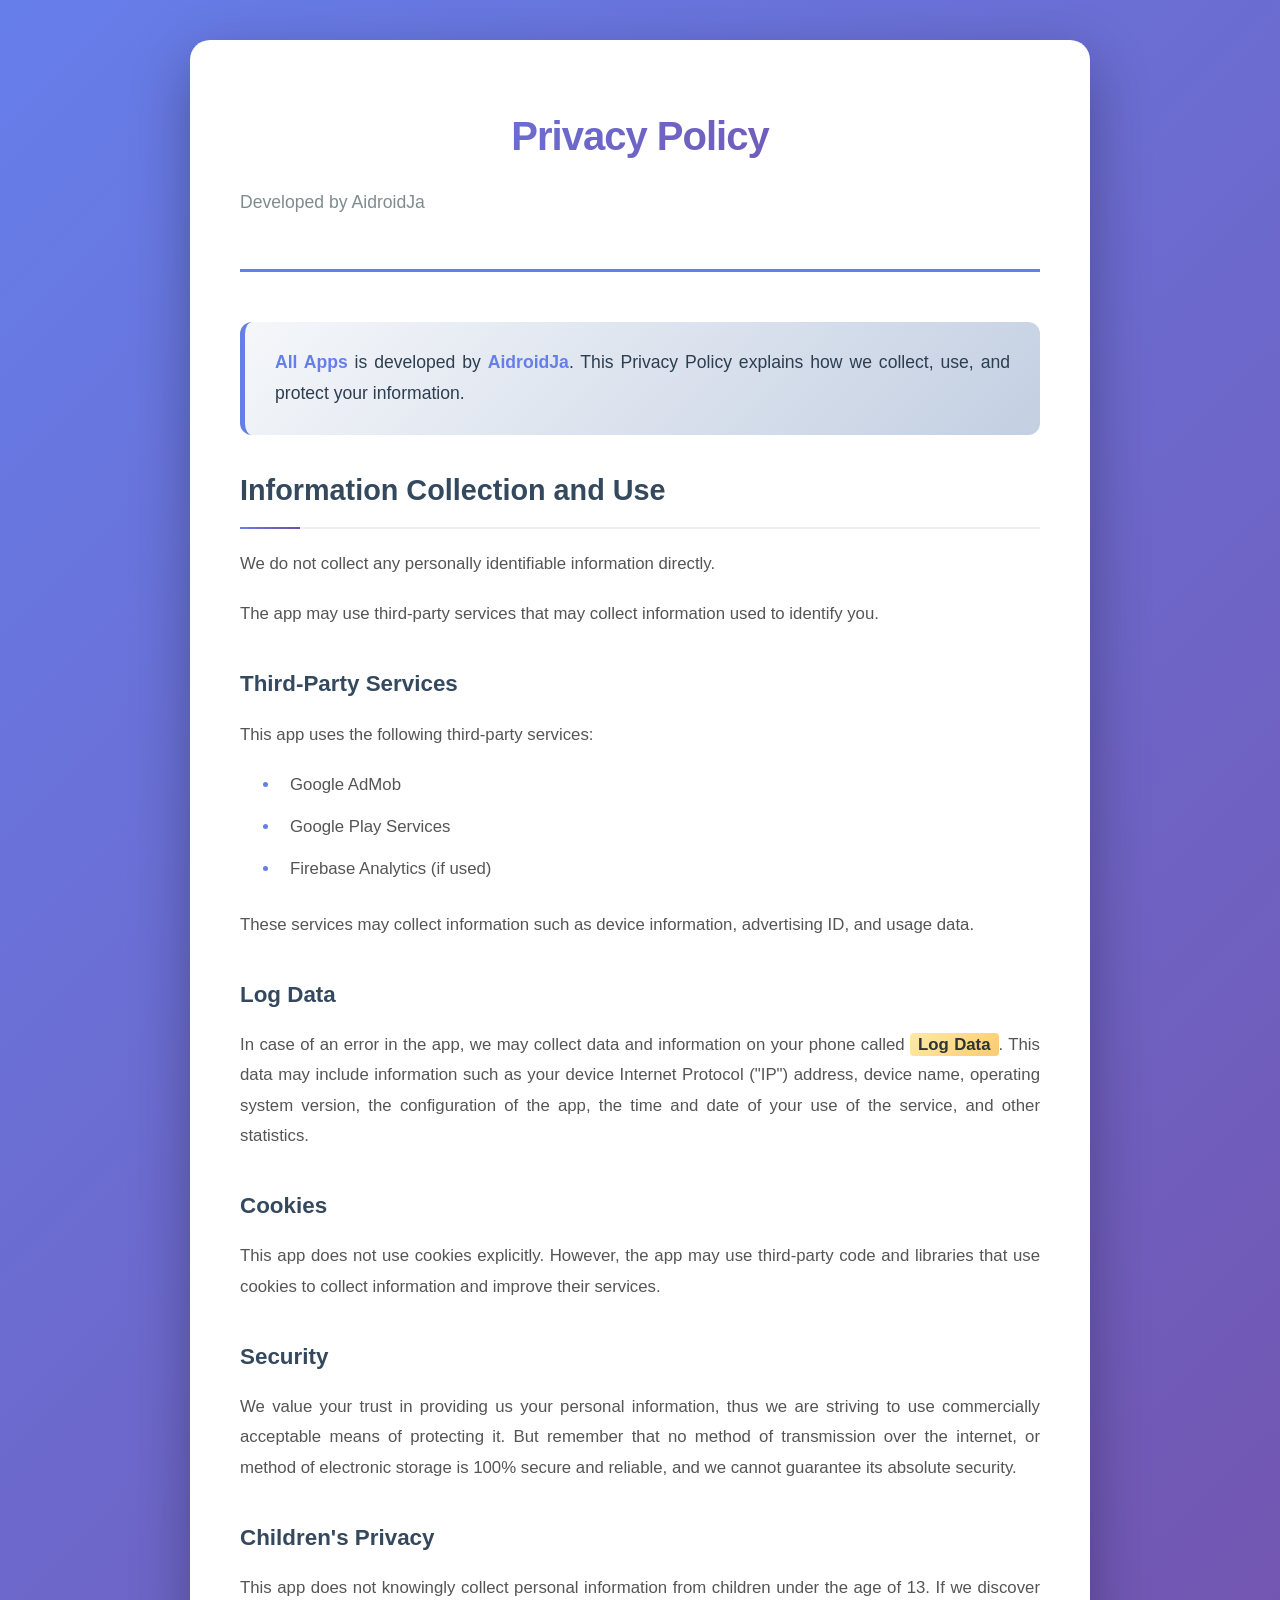
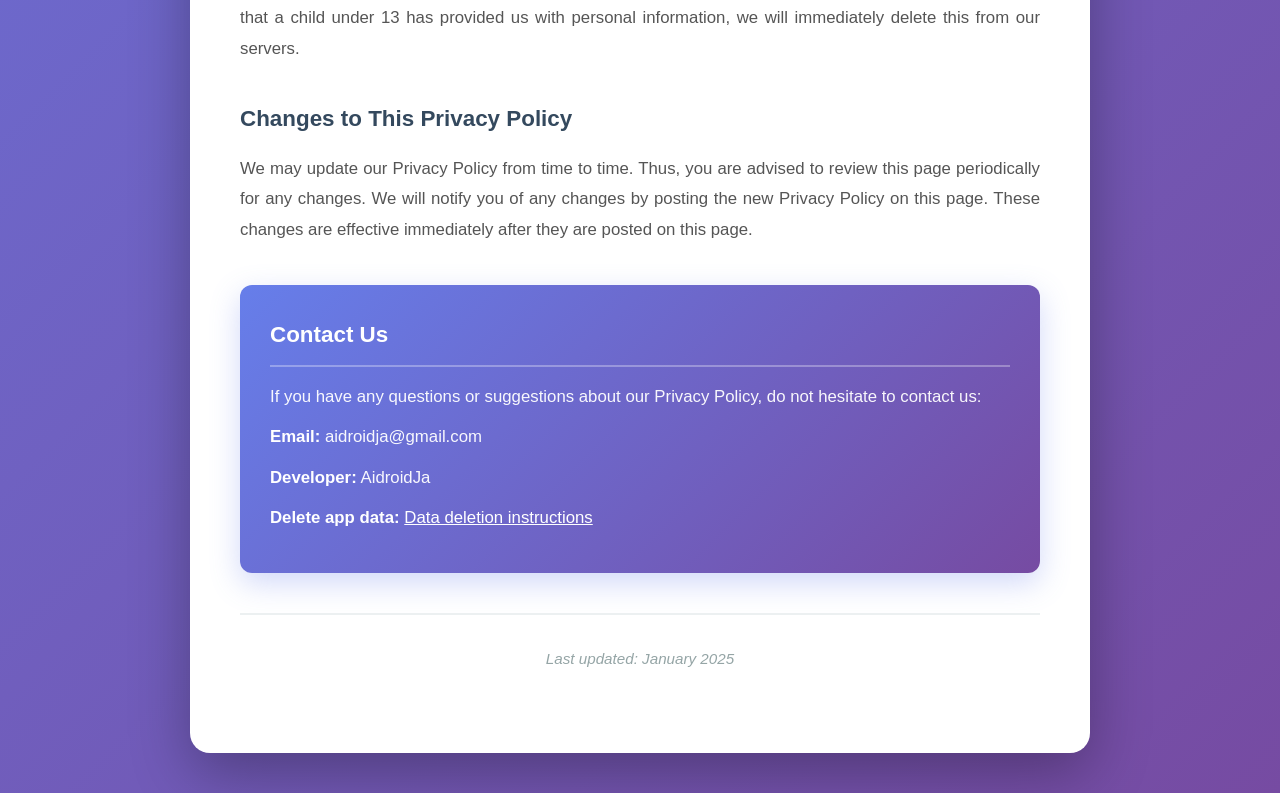
<file: index.html>
<!DOCTYPE html>
<html lang="en">

<head>
    <meta charset="UTF-8">
    <meta name="viewport" content="width=device-width, initial-scale=1.0">
    <title>Privacy Policy - AI Downloader</title>
    <style>
        * {
            margin: 0;
            padding: 0;
            box-sizing: border-box;
        }

        body {
            font-family: -apple-system, BlinkMacSystemFont, 'Segoe UI', Roboto, 'Helvetica Neue', Arial, sans-serif;
            line-height: 1.8;
            color: #2c3e50;
            background: linear-gradient(135deg, #667eea 0%, #764ba2 100%);
            min-height: 100vh;
            padding: 40px 20px;
        }

        .container {
            max-width: 900px;
            margin: 0 auto;
            background: white;
            padding: 60px 50px;
            border-radius: 20px;
            box-shadow: 0 20px 60px rgba(0, 0, 0, 0.3);
            animation: fadeIn 0.5s ease-in;
        }

        @keyframes fadeIn {
            from {
                opacity: 0;
                transform: translateY(20px);
            }

            to {
                opacity: 1;
                transform: translateY(0);
            }
        }

        .header {
            text-align: center;
            margin-bottom: 50px;
            padding-bottom: 30px;
            border-bottom: 3px solid #667eea;
        }

        .app-name {
            font-size: 2.5em;
            font-weight: 700;
            background: linear-gradient(135deg, #667eea 0%, #764ba2 100%);
            -webkit-background-clip: text;
            -webkit-text-fill-color: transparent;
            background-clip: text;
            margin-bottom: 15px;
            letter-spacing: -1px;
        }

        .developer-name {
            font-size: 1.1em;
            color: #7f8c8d;
            font-weight: 500;
        }

        h2 {
            color: #34495e;
            margin-top: 40px;
            margin-bottom: 20px;
            font-size: 1.8em;
            padding-bottom: 10px;
            border-bottom: 2px solid #ecf0f1;
            position: relative;
        }

        h2:first-of-type {
            margin-top: 0;
        }

        h2::after {
            content: '';
            position: absolute;
            bottom: -2px;
            left: 0;
            width: 60px;
            height: 2px;
            background: linear-gradient(135deg, #667eea 0%, #764ba2 100%);
        }

        h3 {
            color: #34495e;
            margin-top: 35px;
            margin-bottom: 15px;
            font-size: 1.4em;
            font-weight: 600;
        }

        p {
            margin-bottom: 20px;
            text-align: justify;
            color: #555;
            font-size: 1.05em;
        }

        .intro {
            background: linear-gradient(135deg, #f5f7fa 0%, #c3cfe2 100%);
            padding: 25px 30px;
            border-radius: 12px;
            margin-bottom: 30px;
            border-left: 5px solid #667eea;
        }

        .intro p {
            margin-bottom: 0;
            font-size: 1.1em;
            color: #2c3e50;
        }

        .intro strong {
            color: #667eea;
            font-weight: 600;
        }

        ul {
            margin-left: 30px;
            margin-bottom: 25px;
            padding-left: 10px;
        }

        li {
            margin-bottom: 12px;
            color: #555;
            font-size: 1.05em;
            position: relative;
            padding-left: 10px;
        }

        li::marker {
            color: #667eea;
            font-weight: bold;
        }

        .contact-section {
            background: linear-gradient(135deg, #667eea 0%, #764ba2 100%);
            color: white;
            padding: 30px;
            border-radius: 12px;
            margin-top: 40px;
            box-shadow: 0 10px 30px rgba(102, 126, 234, 0.3);
        }

        .contact-section h3 {
            color: white;
            margin-top: 0;
            margin-bottom: 15px;
            border-bottom: 2px solid rgba(255, 255, 255, 0.3);
            padding-bottom: 10px;
        }

        .contact-section p {
            color: rgba(255, 255, 255, 0.95);
            margin-bottom: 10px;
        }

        .contact-section strong {
            color: white;
            font-weight: 600;
        }

        .last-updated {
            text-align: center;
            margin-top: 40px;
            padding-top: 30px;
            border-top: 2px solid #ecf0f1;
            color: #95a5a6;
            font-style: italic;
            font-size: 0.95em;
        }

        .highlight {
            background: linear-gradient(135deg, #ffeaa7 0%, #fdcb6e 100%);
            padding: 2px 8px;
            border-radius: 4px;
            font-weight: 600;
            color: #2d3436;
        }

        @media (max-width: 768px) {
            .container {
                padding: 40px 30px;
                border-radius: 15px;
            }

            .app-name {
                font-size: 2em;
            }

            h2 {
                font-size: 1.5em;
            }

            h3 {
                font-size: 1.2em;
            }

            body {
                padding: 20px 10px;
            }
        }

        @media (max-width: 480px) {
            .container {
                padding: 30px 20px;
            }

            .app-name {
                font-size: 1.7em;
            }

            .header {
                margin-bottom: 30px;
                padding-bottom: 20px;
            }
        }
    </style>
</head>

<body>
    <div class="container">
        <div class="header">
            <h1 class="app-name">Privacy Policy</h1>
            <p class="developer-name">Developed by AidroidJa</p>
        </div>

        <div class="intro">
            <p><strong>All Apps</strong> is developed by <strong>AidroidJa</strong>. This Privacy Policy explains
                how we
                collect, use, and protect your information.</p>
        </div>

        <h2>Information Collection and Use</h2>
        <p>We do not collect any personally identifiable information directly.</p>

        <p>The app may use third-party services that may collect information used to identify you.</p>

        <h3>Third-Party Services</h3>
        <p>This app uses the following third-party services:</p>
        <ul>
            <li>Google AdMob</li>
            <li>Google Play Services</li>
            <li>Firebase Analytics (if used)</li>
        </ul>

        <p>These services may collect information such as device information, advertising ID, and usage data.</p>

        <h3>Log Data</h3>
        <p>In case of an error in the app, we may collect data and information on your phone called <span
                class="highlight">Log Data</span>. This data may include information such as your device Internet
            Protocol ("IP") address, device name, operating system version, the configuration of the app, the time and
            date of your use of the service, and other statistics.</p>

        <h3>Cookies</h3>
        <p>This app does not use cookies explicitly. However, the app may use third-party code and libraries that use
            cookies to collect information and improve their services.</p>

        <h3>Security</h3>
        <p>We value your trust in providing us your personal information, thus we are striving to use commercially
            acceptable means of protecting it. But remember that no method of transmission over the internet, or method
            of electronic storage is 100% secure and reliable, and we cannot guarantee its absolute security.</p>

        <h3>Children's Privacy</h3>
        <p>This app does not knowingly collect personal information from children under the age of 13. If we discover
            that a child under 13 has provided us with personal information, we will immediately delete this from our
            servers.</p>

        <h3>Changes to This Privacy Policy</h3>
        <p>We may update our Privacy Policy from time to time. Thus, you are advised to review this page periodically
            for any changes. We will notify you of any changes by posting the new Privacy Policy on this page. These
            changes are effective immediately after they are posted on this page.</p>

        <div class="contact-section">
            <h3>Contact Us</h3>
            <p>If you have any questions or suggestions about our Privacy Policy, do not hesitate to contact us:</p>
            <p><strong>Email:</strong> aidroidja@gmail.com</p>
            <p><strong>Developer:</strong> AidroidJa</p>
            <p><strong>Delete app data:</strong> <a href="/delete" style="color: white; text-decoration: underline;">Data deletion instructions</a></p>
        </div>

        <p class="last-updated">Last updated: January 2025</p>
    </div>
</body>

</html>
</file>
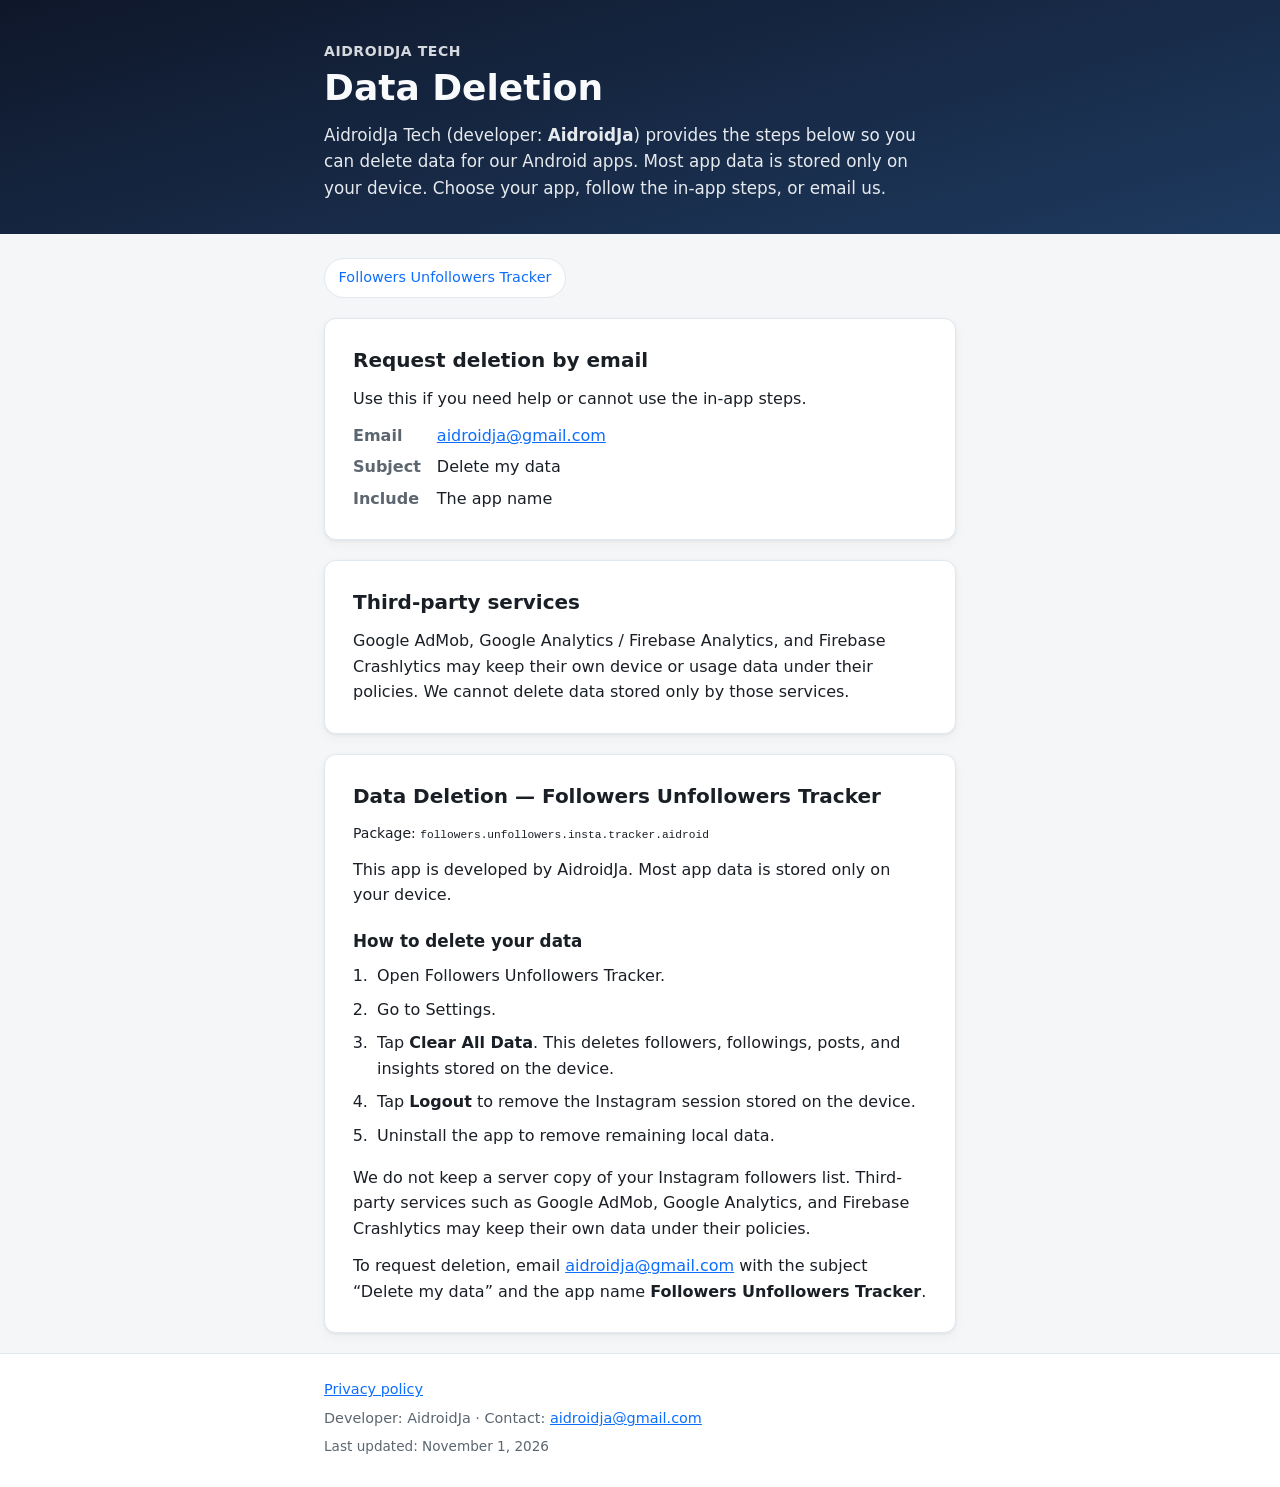
<file: delete/index.html>
<!DOCTYPE html>
<html lang="en">
<head>
  <meta charset="UTF-8">
  <meta name="viewport" content="width=device-width, initial-scale=1">
  <meta name="description" content="How to delete your data for AidroidJa Tech Android apps. In-app steps and email requests.">
  <title>Data Deletion — AidroidJa Tech</title>
  <link rel="stylesheet" href="styles.css">
</head>
<body>
  <header class="site-header">
    <div class="wrap">
      <p class="brand-kicker">AidroidJa Tech</p>
      <h1>Data Deletion</h1>
      <p class="lead">
        AidroidJa Tech (developer: <strong>AidroidJa</strong>) provides the steps below so you can delete data for our Android apps. Most app data is stored only on your device. Choose your app, follow the in-app steps, or email us.
      </p>
    </div>
  </header>

  <main class="wrap">
    <nav class="app-nav" aria-label="Apps">
      <h2 class="visually-hidden">Our apps</h2>
      <ul>
        <li><a href="#followers-unfollowers-tracker">Followers Unfollowers Tracker</a></li>
      </ul>
    </nav>

    <section class="shared card" id="email-request">
      <h2>Request deletion by email</h2>
      <p>Use this if you need help or cannot use the in-app steps.</p>
      <dl class="contact-dl">
        <dt>Email</dt>
        <dd><a href="mailto:aidroidja@gmail.com?subject=Delete%20my%20data">aidroidja@gmail.com</a></dd>
        <dt>Subject</dt>
        <dd>Delete my data</dd>
        <dt>Include</dt>
        <dd>The app name</dd>
      </dl>
    </section>

    <section class="shared card" id="third-parties">
      <h2>Third-party services</h2>
      <p>
        Google AdMob, Google Analytics / Firebase Analytics, and Firebase Crashlytics may keep their own device or usage data under their policies. We cannot delete data stored only by those services.
      </p>
    </section>

    <article class="app-card card" id="followers-unfollowers-tracker">
      <h2>Data Deletion — Followers Unfollowers Tracker</h2>
      <p class="package-id">Package: <code>followers.unfollowers.insta.tracker.aidroid</code></p>
      <p>This app is developed by AidroidJa. Most app data is stored only on your device.</p>

      <h3>How to delete your data</h3>
      <ol class="steps">
        <li>Open Followers Unfollowers Tracker.</li>
        <li>Go to Settings.</li>
        <li>Tap <strong>Clear All Data</strong>. This deletes followers, followings, posts, and insights stored on the device.</li>
        <li>Tap <strong>Logout</strong> to remove the Instagram session stored on the device.</li>
        <li>Uninstall the app to remove remaining local data.</li>
      </ol>

      <p>
        We do not keep a server copy of your Instagram followers list. Third-party services such as Google AdMob, Google Analytics, and Firebase Crashlytics may keep their own data under their policies.
      </p>

      <p>
        To request deletion, email
        <a href="mailto:aidroidja@gmail.com?subject=Delete%20my%20data">aidroidja@gmail.com</a>
        with the subject “Delete my data” and the app name <strong>Followers Unfollowers Tracker</strong>.
      </p>
    </article>
  </main>

  <footer class="site-footer">
    <div class="wrap">
      <p><a href="/">Privacy policy</a></p>
      <p>Developer: AidroidJa · Contact: <a href="mailto:aidroidja@gmail.com">aidroidja@gmail.com</a></p>
      <p class="updated">Last updated: November 1, 2026</p>
    </div>
  </footer>
</body>
</html>
</file>
<file: delete/styles.css>
:root {
  --bg: #f4f6f8;
  --surface: #ffffff;
  --text: #1a1f26;
  --muted: #5c6670;
  --accent: #0d6efd;
  --accent-hover: #0a58ca;
  --border: #e2e8f0;
  --radius: 12px;
  --shadow: 0 1px 3px rgba(0, 0, 0, 0.06), 0 4px 12px rgba(0, 0, 0, 0.04);
  --font: system-ui, -apple-system, "Segoe UI", Roboto, "Helvetica Neue", Arial, sans-serif;
}

*,
*::before,
*::after {
  box-sizing: border-box;
}

html {
  scroll-behavior: smooth;
}

body {
  margin: 0;
  font-family: var(--font);
  font-size: 1rem;
  line-height: 1.6;
  color: var(--text);
  background: var(--bg);
}

.wrap {
  max-width: 42rem;
  margin: 0 auto;
  padding: 0 1.25rem;
}

.site-header {
  background: linear-gradient(165deg, #0f172a 0%, #1e3a5f 100%);
  color: #f8fafc;
  padding: 2.5rem 0 2rem;
  margin-bottom: 1.5rem;
}

.site-header .brand-kicker {
  margin: 0 0 0.25rem;
  font-size: 0.875rem;
  font-weight: 600;
  letter-spacing: 0.04em;
  text-transform: uppercase;
  opacity: 0.85;
}

.site-header h1 {
  margin: 0 0 0.75rem;
  font-size: clamp(1.75rem, 5vw, 2.25rem);
  font-weight: 700;
  line-height: 1.2;
}

.site-header .lead {
  margin: 0;
  font-size: 1.05rem;
  opacity: 0.92;
  max-width: 38rem;
}

.site-header strong {
  font-weight: 600;
}

main {
  padding-bottom: 3rem;
}

.card {
  background: var(--surface);
  border: 1px solid var(--border);
  border-radius: var(--radius);
  box-shadow: var(--shadow);
  padding: 1.5rem 1.35rem;
  margin-bottom: 1.25rem;
}

.card h2 {
  margin: 0 0 0.75rem;
  font-size: 1.25rem;
  line-height: 1.35;
}

.card h3 {
  margin: 1.25rem 0 0.5rem;
  font-size: 1.05rem;
}

.card p {
  margin: 0 0 0.75rem;
  color: var(--text);
}

.card p:last-child {
  margin-bottom: 0;
}

.app-nav {
  margin-bottom: 1.25rem;
}

.app-nav ul {
  list-style: none;
  margin: 0;
  padding: 0;
  display: flex;
  flex-wrap: wrap;
  gap: 0.5rem;
}

.app-nav a {
  display: inline-block;
  padding: 0.45rem 0.85rem;
  background: var(--surface);
  border: 1px solid var(--border);
  border-radius: 999px;
  font-size: 0.9rem;
  font-weight: 500;
  color: var(--accent);
  text-decoration: none;
}

.app-nav a:hover {
  border-color: var(--accent);
  background: #eff6ff;
}

.contact-dl {
  margin: 0;
  display: grid;
  gap: 0.35rem 1rem;
  grid-template-columns: auto 1fr;
}

.contact-dl dt {
  font-weight: 600;
  color: var(--muted);
}

.contact-dl dd {
  margin: 0;
}

.package-id {
  font-size: 0.875rem;
  color: var(--muted);
}

code {
  font-size: 0.8em;
  word-break: break-all;
}

.steps {
  margin: 0 0 1rem;
  padding-left: 1.25rem;
}

.steps li {
  margin-bottom: 0.5rem;
  padding-left: 0.25rem;
}

a {
  color: var(--accent);
  text-decoration-underline-offset: 2px;
}

a:hover {
  color: var(--accent-hover);
}

.site-footer {
  border-top: 1px solid var(--border);
  background: var(--surface);
  padding: 1.5rem 0;
  font-size: 0.9rem;
  color: var(--muted);
}

.site-footer p {
  margin: 0 0 0.35rem;
}

.site-footer .updated {
  font-size: 0.85rem;
}

.visually-hidden {
  position: absolute;
  width: 1px;
  height: 1px;
  padding: 0;
  margin: -1px;
  overflow: hidden;
  clip: rect(0, 0, 0, 0);
  white-space: nowrap;
  border: 0;
}

@media (min-width: 480px) {
  .card {
    padding: 1.75rem 1.75rem;
  }
}
</file>
